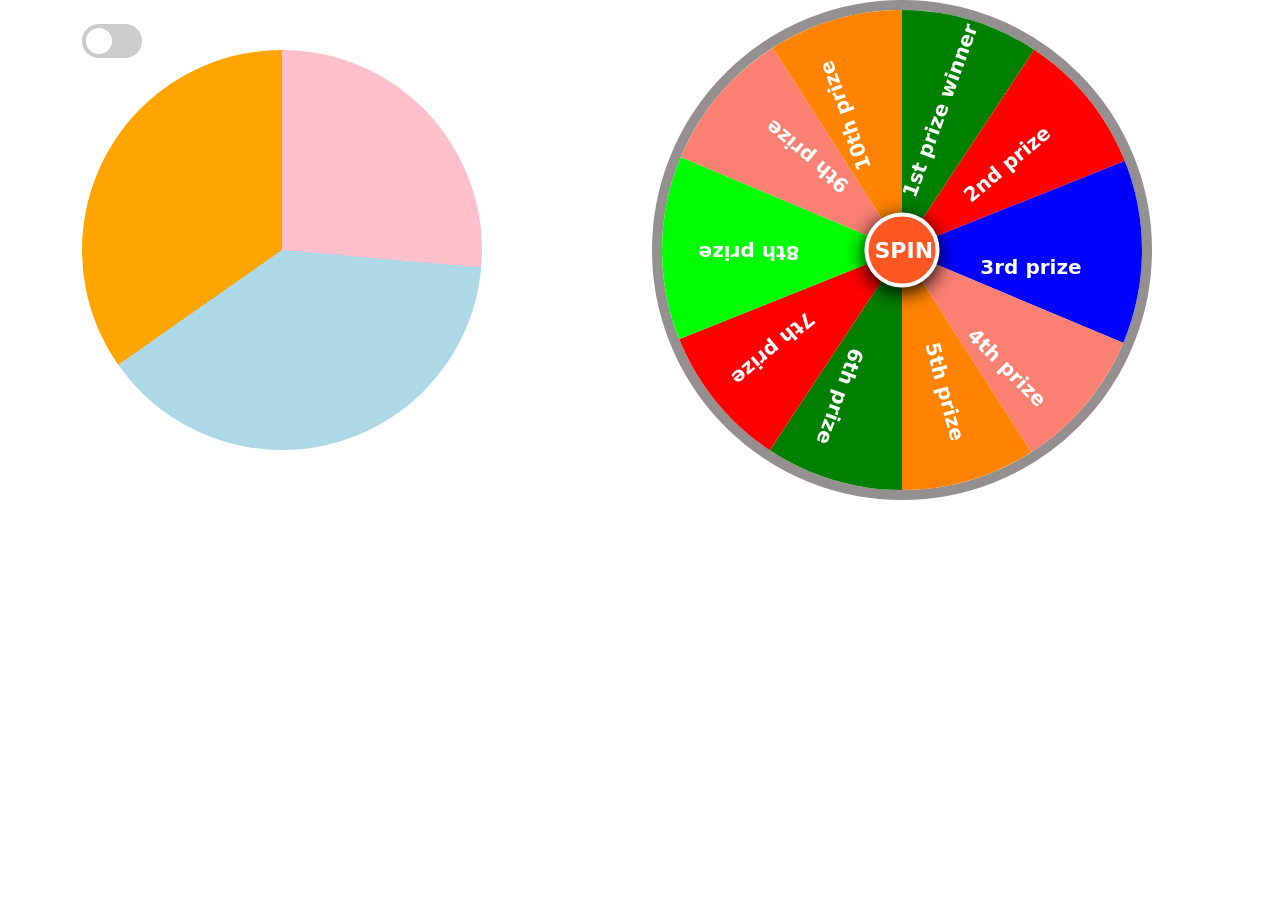
<file: lottaryWheel/index.html>
<html>
  <head>
	<title>NameWheel</title>
  <style>
    .startRotate{
      animation: rotetChart 3s linear infinite;
    }
    .piechart {
			margin-top: 50px;
			display: block;
			position: absolute;
			width: 400px;
			height: 400px;
			border-radius: 50%;
			background-image: conic-gradient(
				pink 95deg,
				lightblue 0 235deg,
				orange 0 );
		}

		.piechart {
			display: flex;
			justify-content: center;
			align-items: center;
		}
    @keyframes rotetChart {
        0%{
            transform: rotate(0deg);
        }
        100%{
            transform: rotate(360deg);
        }
    }

    
    .switch {
  position: relative;
  display: inline-block;
  width: 60px;
  height: 34px;
}

.switch input { 
  opacity: 0;
  width: 0;
  height: 0;
}

.slider {
  position: absolute;
  cursor: pointer;
  top: 0;
  left: 0;
  right: 0;
  bottom: 0;
  background-color: #ccc;
  -webkit-transition: .4s;
  transition: .4s;
}

.slider:before {
  position: absolute;
  content: "";
  height: 26px;
  width: 26px;
  left: 4px;
  bottom: 4px;
  background-color: white;
  -webkit-transition: .4s;
  transition: .4s;
}

input:checked + .slider {
  background-color: #2196F3;
}

input:focus + .slider {
  box-shadow: 0 0 1px #2196F3;
}

input:checked + .slider:before {
  -webkit-transform: translateX(26px);
  -ms-transform: translateX(26px);
  transform: translateX(26px);
}

/* Rounded sliders */
.slider.round {
  border-radius: 34px;
}

.slider.round:before {
  border-radius: 50%;
}

  </style>
    <link href="https://cdn.jsdelivr.net/npm/bootstrap@5.0.2/dist/css/bootstrap.min.css" rel="stylesheet" integrity="sha384-EVSTQN3/azprG1Anm3QDgpJLIm9Nao0Yz1ztcQTwFspd3yD65VohhpuuCOmLASjC" crossorigin="anonymous">

    <link rel="stylesheet" href="style.css">
  </head>
  <body>
  <div class="container">
    <div class="row">

      <div class="col-md-6">
        <div id="wheelChart" class="piechart"></div>
        <label class="switch mt-4">
          <input onclick="toggleFunction()" type="checkbox">
          <span class="slider round"></span>
        </label>

      </div>

      <div class="col-md-6">
        
        <div class="mainbox" id="mainbox">
          <div class="box" id="box">
            <div class="box1">
              <span class="font span1"><b>1st prize winner</b></span>
              <span class="font span2"><b>2nd prize</b></span>
              <span class="font span3"><b>3rd prize</b></span>
              <span class="font span4"><b>4th prize</b></span>
              <span class="font span5"><b>5th prize</b></span>
            </div>
            <div class="box2">
              <span class="font span1"><b>6th prize</b></span>
              <span class="font span2"><b>7th prize</b></span>
              <span class="font span3"><b>8th prize</b></span>
              <span class="font span4"><b>9th prize</b></span>
              <span class="font span5"><b>10th prize</b></span>
            </div>
          </div>
          <button class="spin" onclick="spin()">SPIN</button>
        </div>
      </div>

    </div>
  </div>
  <div class="container">
    <div class="row">
      <div class="col-md-12">
      </div>
    </div>
  </div>
  <script src="https://cdn.jsdelivr.net/npm/bootstrap@5.2.3/dist/js/bootstrap.bundle.min.js" ></script>

  <script>
    function toggleFunction() {
       var element = document.getElementById("wheelChart");
       element.classList.toggle("startRotate");
    }
    function spin() {
       var element = document.getElementById("box");
       element.classList.toggle("startRotate");
    }
  </script>

  </body>
</html>
</file>
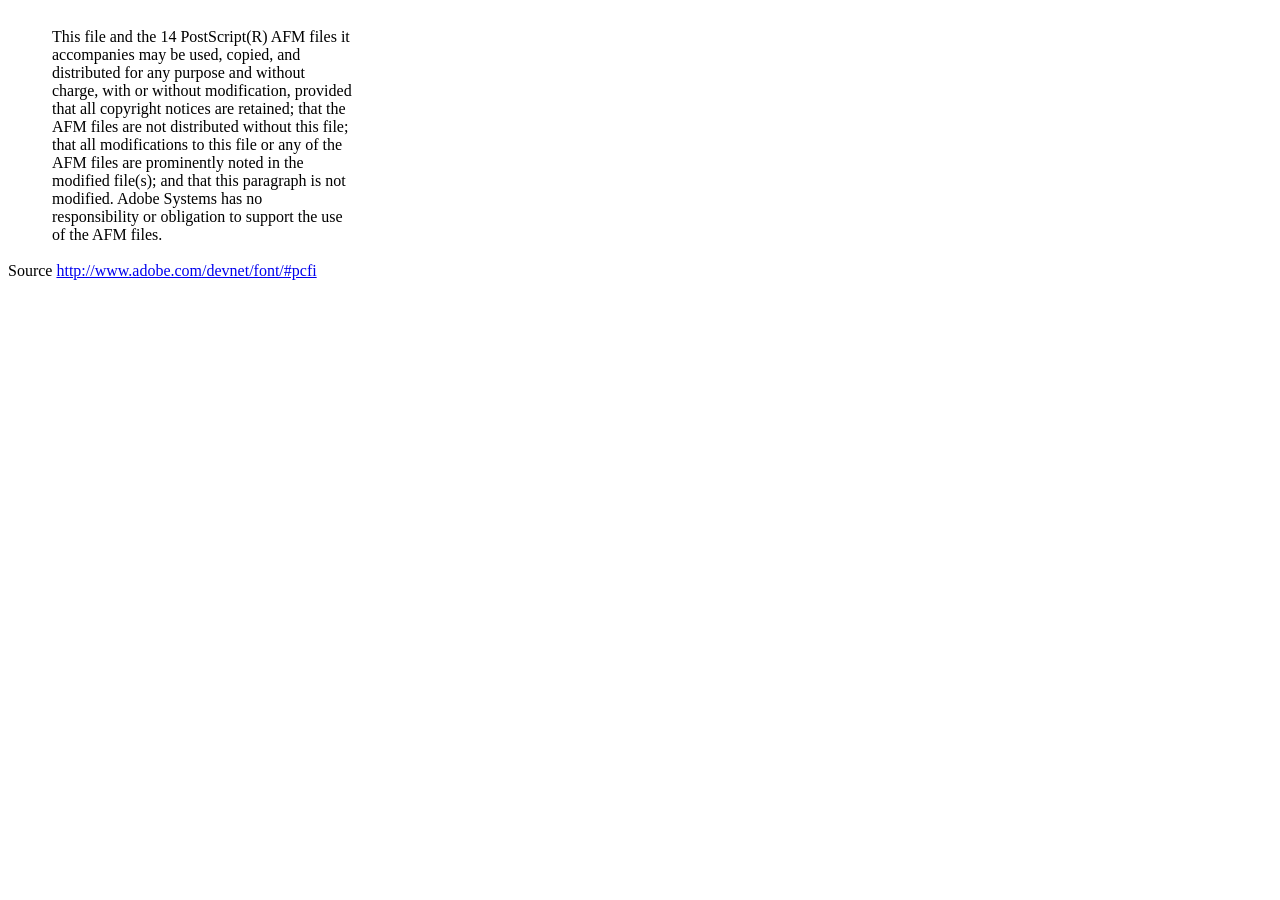
<file: gift-card-item/vendor/dompdf/dompdf/lib/fonts/mustRead.html>
<html>
	<head>
		<meta http-equiv="content-type" content="text/html;charset=iso-8859-1">
		<meta name="generator" content="Adobe GoLive 4">
		<title>Core 14 AFM Files - ReadMe</title>
	</head>
	<body bgcolor="white">
		<font color="white">or</font>
		<table border="0" cellpadding="0" cellspacing="2">
			<tr>
				<td width="40"></td>
				<td width="300">This file and the 14 PostScript(R) AFM files it accompanies may be used, copied, and distributed for any purpose and without charge, with or without modification, provided that all copyright notices are retained; that the AFM files are not distributed without this file; that all modifications to this file or any of the AFM files are prominently noted in the modified file(s); and that this paragraph is not modified. Adobe Systems has no responsibility or obligation to support the use of the AFM files. <font color="white">Col</font></td>
			</tr>
		</table>
		<p>Source <a href="http://www.adobe.com/devnet/font/#pcfi">http://www.adobe.com/devnet/font/#pcfi</a></p>
</body>
</html>
</file>
<file: lottaryWheel/style.css>
/* * {
  box-sizing: border-box;
  padding: 0;
  margin: 0;
  outline: none;
} */
/* 
body {
  font-family: Open Sans;
  display: flex;
  justify-content: center;
  align-items: center;
  height: 100vh;
  overflow: hidden;
  background: linear-gradient(rgba(0, 0, 0, 0.4), rgba(0, 0, 0, 0.4)),
    url(https://source.unsplash.com/hNvr4nqFIcQ/2500x1800);
  background-size: cover;
} */

.mainbox {
  position: relative;
  width: 500px;
  height: 500px;
}

/* .mainbox:after {
  position: absolute;
  content: "";
  width: 100%;
  height: 100%;
  background: url(./arrow-bottom.png) no-repeat;
  background-size: 5%;
  left: 5%;
  top: 48%;
  transform: rotate(90deg);
} */

.box {
  width: 100%;
  height: 100%;
  position: relative;
  border-radius: 50%;
  border: 10px solid #949090;
  overflow: hidden;
  transition: all ease-in-out 5s;
  transform: rotate(90deg);
}

span {
  width: 100%;
  height: 100%;
  display: inline-block;
  position: absolute;
}

.span1 {
  clip-path: polygon(0 17%, 0 50%, 50% 50%);
  background-color: green;
}

.span2 {
  clip-path: polygon(0 17%, 30% 0, 50% 50%);
  background-color: red;
}

.span3 {
  clip-path: polygon(30% 0, 71% 0, 50% 50%);
  background-color: blue;
}

.span4 {
  clip-path: polygon(71% 0, 100% 18%, 50% 50%);
  background-color: salmon;
}

.span5 {
  clip-path: polygon(100% 18%, 100% 50%, 50% 50%);
  background: #ff8300;
}

.box2 .span3 {
  background-color: #00ff04;
}

.box2 {
  width: 100%;
  height: 100%;
  transform: rotate(180deg);
}

.font {
  color: white;
  font-size: 20px;
}

.box1 .span1 b {
  position: absolute;
  top: 39%;
  right: 60%;
  transform: rotate(200deg);
  text-align: center;
}

.box1 .span2 b {
  position: absolute;
  top: 25%;
  right: 57%;
  transform: rotate(-130deg);
}

.box1 .span3 b {
  position: absolute;
  top: 20%;
  right: 36%;
  transform: rotate(-90deg);
}

.box1 .span4 b {
  position: absolute;
  top: 25%;
  right: 15%;
  transform: rotate(-45deg);
}

.box1 .span5 b {
  position: absolute;
  top: 38%;
  right: 10%;
  transform: rotate(-15deg);
  text-align: center;
}

.box2 .span1 b {
  position: absolute;
  top: 34%;
  right: 70%;
  transform: rotate(200deg);
}

.box2 .span2 b {
  position: absolute;
  top: 20%;
  right: 60%;
  transform: rotate(-130deg);
  text-align: center;
}

.box2 .span3 b {
  position: absolute;
  top: 15%;
  right: 40%;
  transform: rotate(270deg);
}

.box2 .span4 b {
  position: absolute;
  top: 27%;
  right: 20%;
  transform: rotate(310deg);
}

.box2 .span5 b {
  position: absolute;
  top: 35%;
  right: 10%;
  transform: rotate(-20deg);
  text-align: center;
}

.spin {
  position: absolute;
  top: 50%;
  left: 50%;
  transform: translate(-50%, -50%);
  width: 75px;
  height: 75px;
  border-radius: 50%;
  border: 4px solid white;
  background-color: #ff5722;
  color: #fff;
  box-shadow: 0 5px 20px #000;
  font-weight: bold;
  font-size: 22px;
  cursor: pointer;
  z-index: 1000;
}

.spin:active {
  width: 70px;
  height: 70px;
  font-size: 20px;
}
</file>
